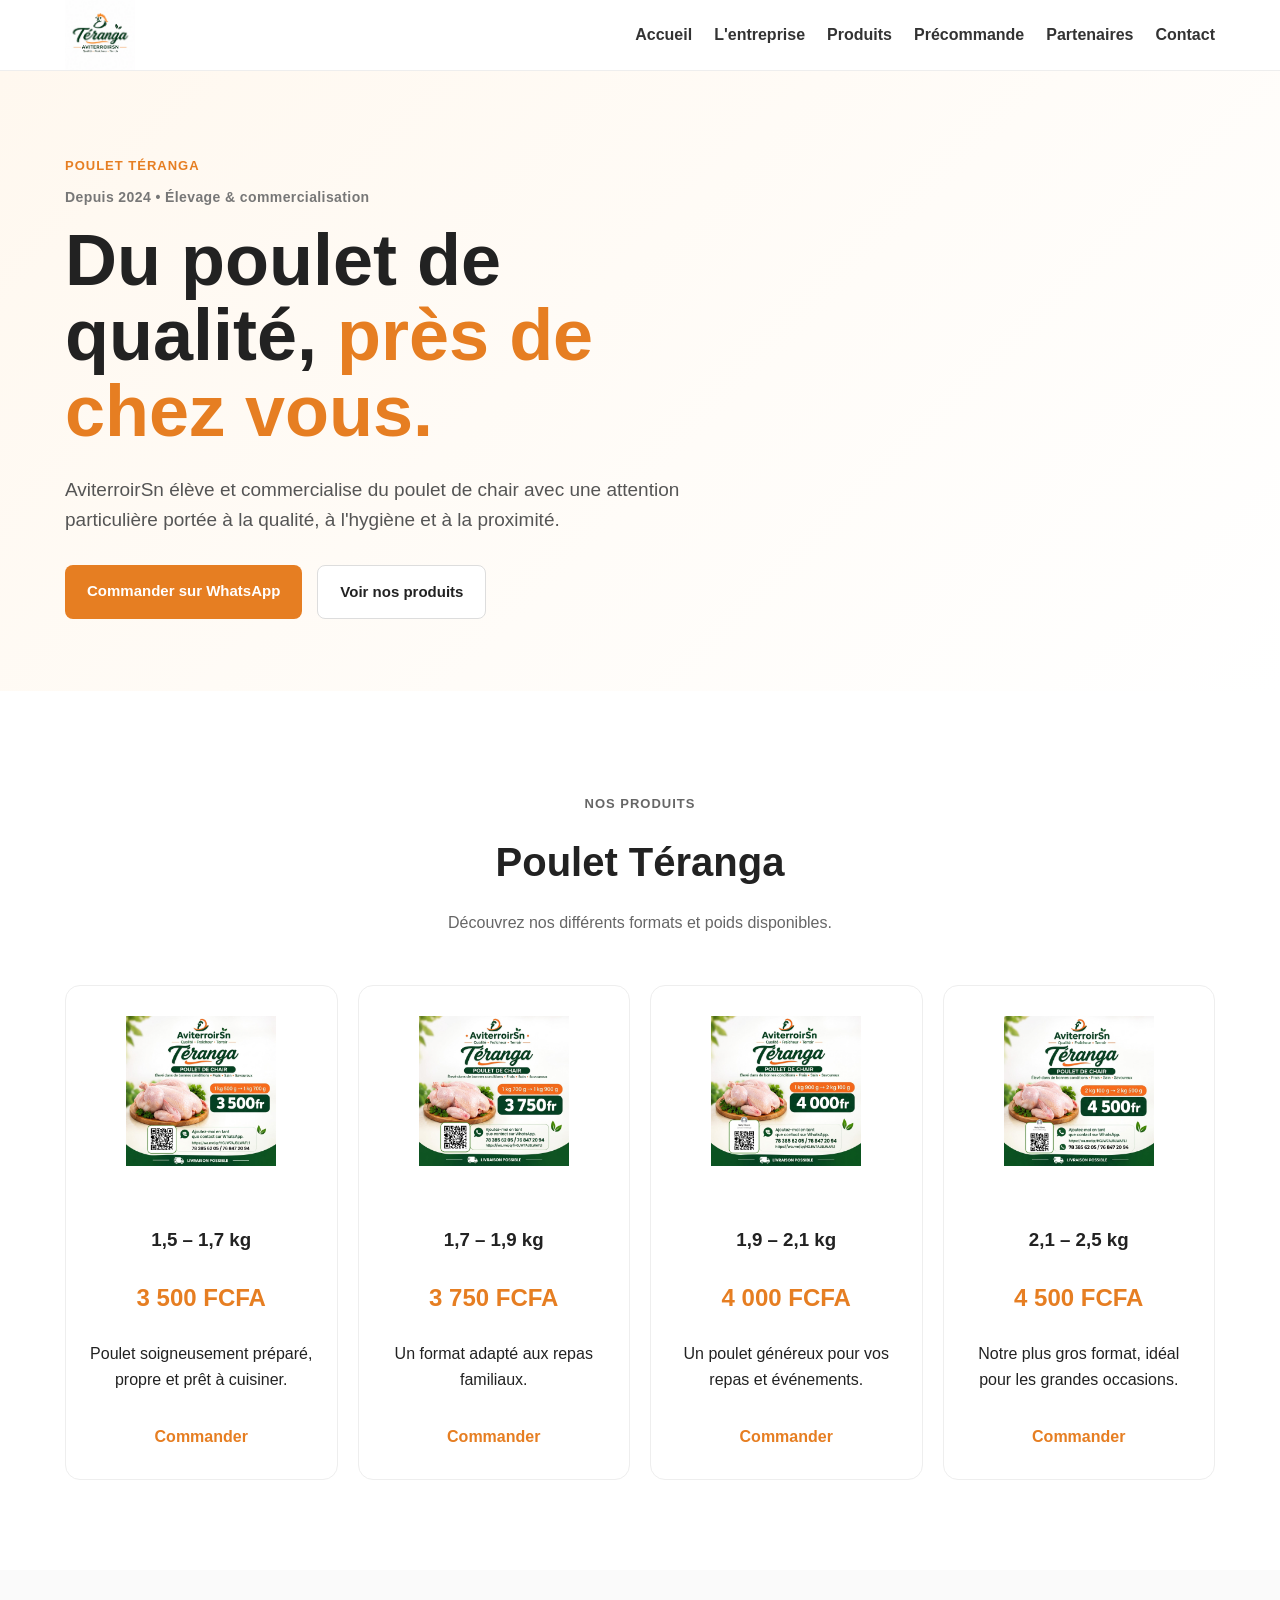
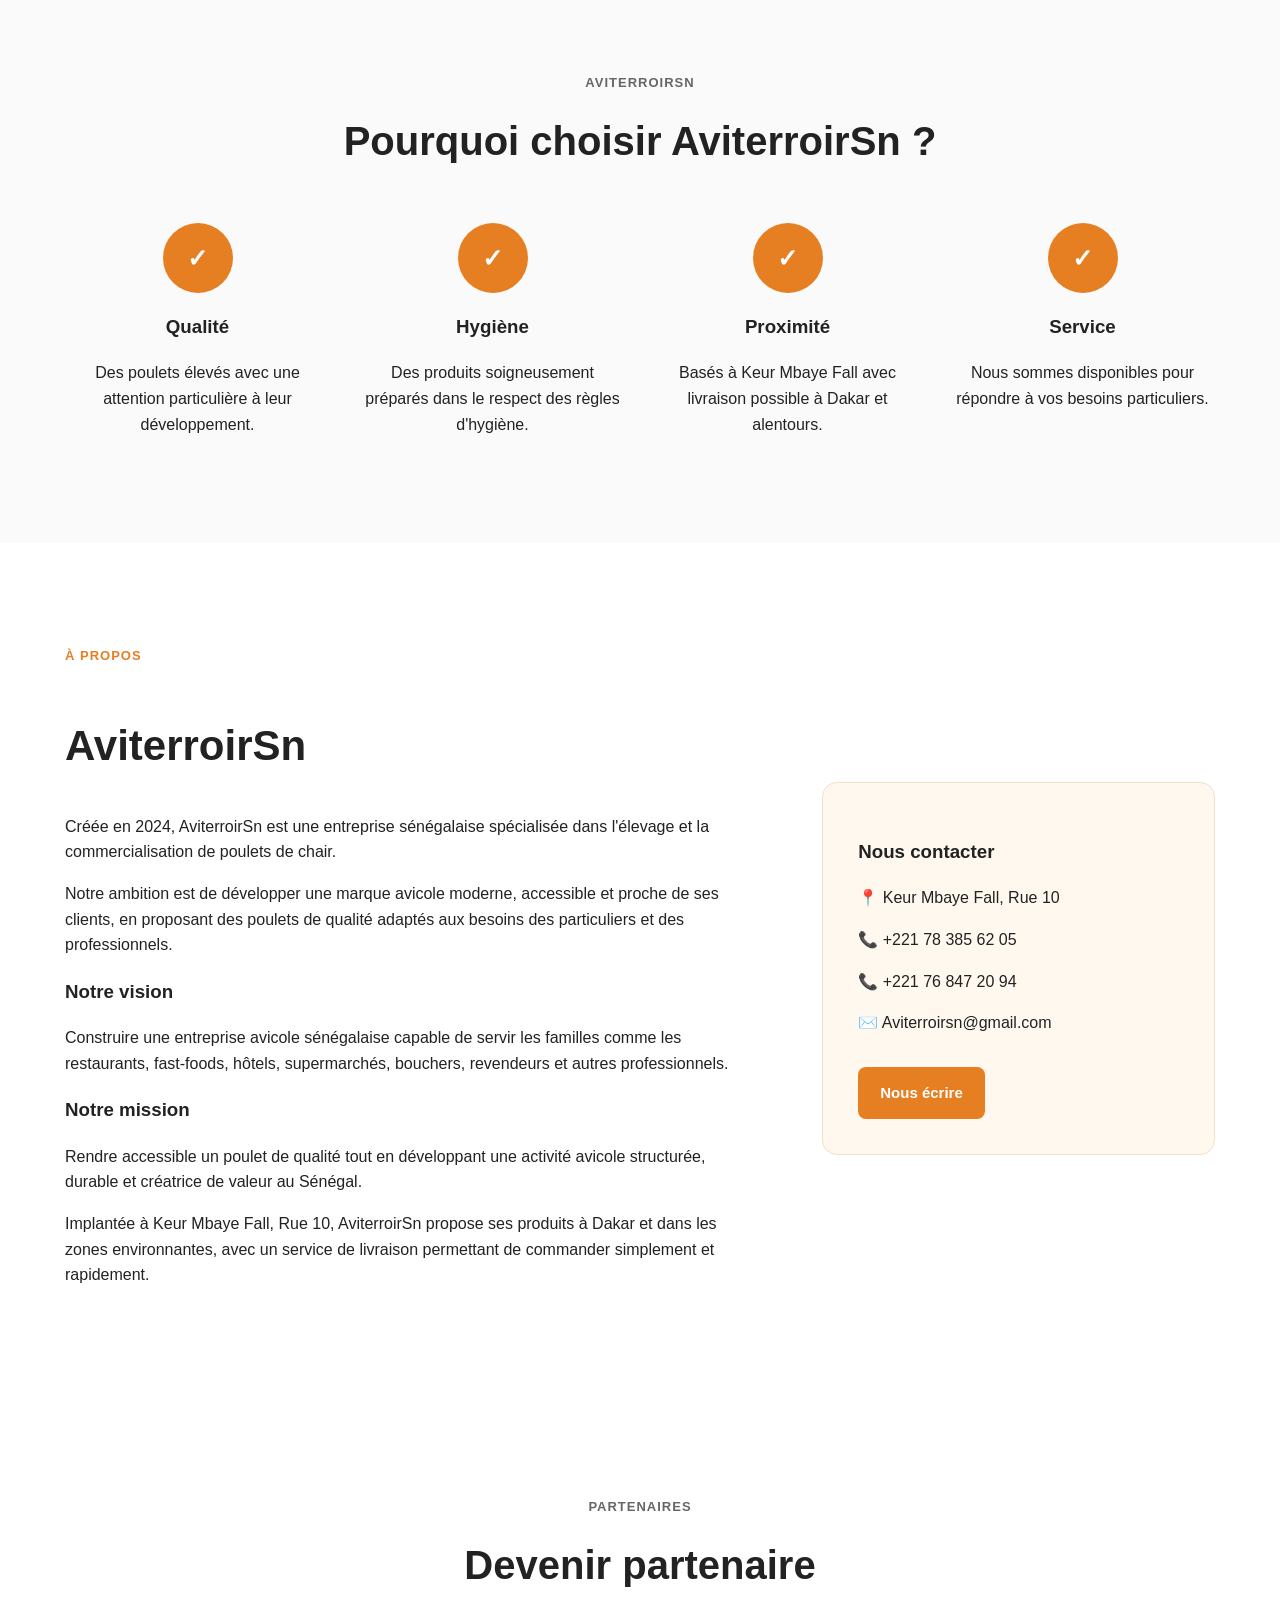
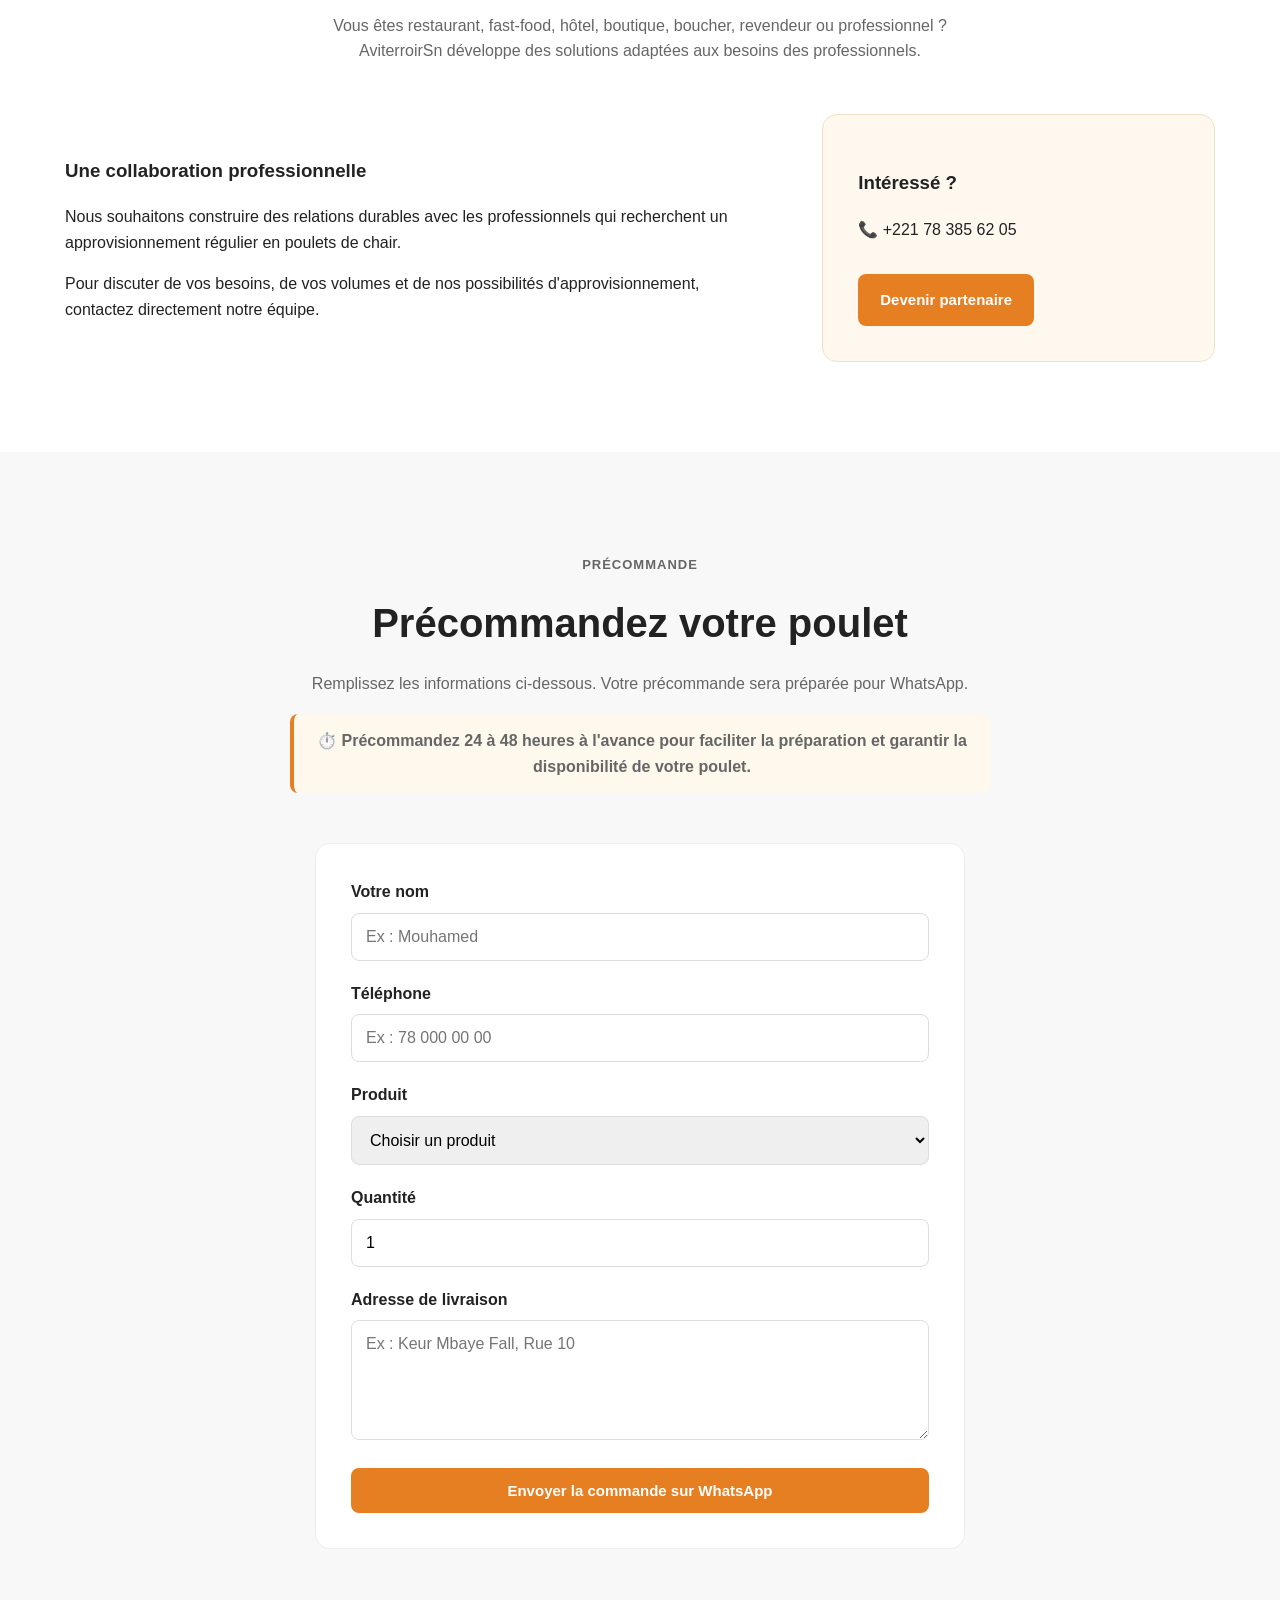
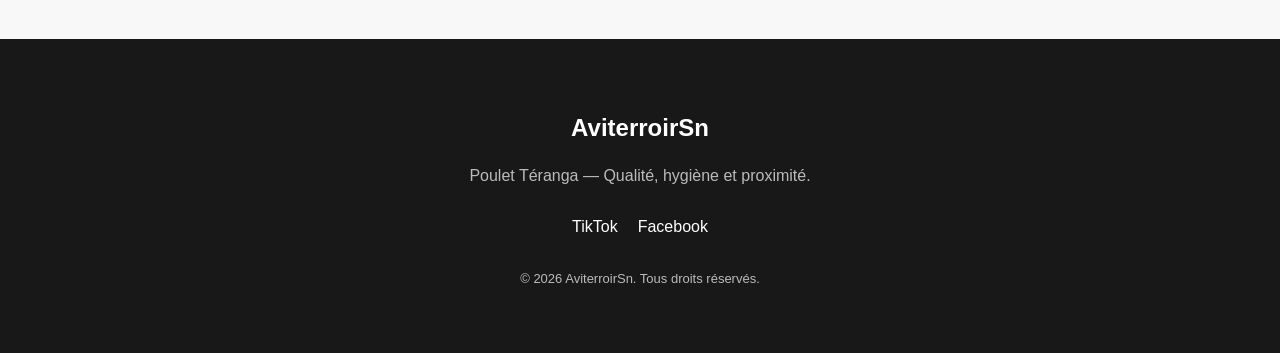
<file: index.html>
<!DOCTYPE html>
<html lang="fr">
<head>
    <meta charset="UTF-8">
    <meta name="viewport" content="width=device-width, initial-scale=1.0">

    <meta name="description"
          content="AviterroirSn - Poulet Téranga, élevage et commercialisation de poulets de chair à Dakar.">

    <title>AviterroirSn | Poulet Téranga</title>

    <link rel="stylesheet" href="style.css">
</head>

<body>

<header class="header">
    <div class="container nav">

        <a href="#accueil" class="logo">
            <img src="logo.jpg" alt="AviterroirSn">
        </a>

        <nav>
            <a href="#accueil">Accueil</a>
            <a href="#apropos">L'entreprise</a>
            <a href="#produits">Produits</a>
            <a href="#commande">Précommande</a>
            <a href="#partenaires">Partenaires</a>
            <a href="#contact">Contact</a>
        </nav>

    </div>
</header>

<main>

<!-- ACCUEIL -->

<section id="accueil" class="hero">

    <div class="container hero-content">

        <div class="hero-text">

            <p class="badge">POULET TÉRANGA</p>

            <p class="hero-year">Depuis 2024 • Élevage & commercialisation</p>

            <h1>
                Du poulet de qualité,
                <span>près de chez vous.</span>
            </h1>

            <p class="intro">
                AviterroirSn élève et commercialise du poulet de chair
                avec une attention particulière portée à la qualité,
                à l'hygiène et à la proximité.
            </p>

            <div class="buttons">

                <a class="btn btn-primary"
                   href="https://wa.me/221783856205"
                   target="_blank">
                    Commander sur WhatsApp
                </a>

                <a class="btn btn-secondary"
                   href="#produits">
                    Voir nos produits
                </a>

            </div>

        </div>

    </div>

</section>


<!-- PRODUITS -->

<section id="produits" class="section">

    <div class="container">

        <div class="section-title">

            <p class="badge">NOS PRODUITS</p>

            <h2>
                Poulet Téranga
            </h2>

            <p>
                Découvrez nos différents formats et poids disponibles.
            </p>

        </div>


        <div class="products">

            
            <article class="product-card">
                <div class="product-icon">
                    <img src="IMG-20260929-WA0002.jpg" alt="Poulet Téranga 1,5 à 1,7 kg">
                </div>
                <h3>1,5 – 1,7 kg</h3>
                <p class="price">3 500 FCFA</p>
                <p>Poulet soigneusement préparé, propre et prêt à cuisiner.</p>
                <a href="#commande" class="product-link">Commander</a>
            </article>

            <article class="product-card">
                <div class="product-icon">
                    <img src="IMG-20260929-WA0004.jpg" alt="Poulet Téranga 1,7 à 1,9 kg">
                </div>
                <h3>1,7 – 1,9 kg</h3>
                <p class="price">3 750 FCFA</p>
                <p>Un format adapté aux repas familiaux.</p>
                <a href="#commande" class="product-link">Commander</a>
            </article>

            <article class="product-card">
                <div class="product-icon">
                    <img src="IMG-20260929-WA0003.jpg" alt="Poulet Téranga 1,9 à 2,1 kg">
                </div>
                <h3>1,9 – 2,1 kg</h3>
                <p class="price">4 000 FCFA</p>
                <p>Un poulet généreux pour vos repas et événements.</p>
                <a href="#commande" class="product-link">Commander</a>
            </article>

            <article class="product-card">
                <div class="product-icon">
                    <img src="IMG-20260929-WA0001.jpg" alt="Poulet Téranga 2,1 à 2,5 kg">
                </div>
                <h3>2,1 – 2,5 kg</h3>
                <p class="price">4 500 FCFA</p>
                <p>Notre plus gros format, idéal pour les grandes occasions.</p>
                <a href="#commande" class="product-link">Commander</a>
            </article>
            

        </div>

    </div>

</section>


<!-- POURQUOI NOUS -->

<section class="section section-light">

    <div class="container">

        <div class="section-title">

            <p class="badge">
                AVITERROIRSN
            </p>

            <h2>
                Pourquoi choisir AviterroirSn ?
            </h2>

        </div>


        <div class="advantages">

            <div>

                <div class="advantage-icon">✓</div>

                <h3>Qualité</h3>

                <p>
                    Des poulets élevés avec une attention
                    particulière à leur développement.
                </p>

            </div>


            <div>

                <div class="advantage-icon">✓</div>

                <h3>Hygiène</h3>

                <p>
                    Des produits soigneusement préparés
                    dans le respect des règles d'hygiène.
                </p>

            </div>


            <div>

                <div class="advantage-icon">✓</div>

                <h3>Proximité</h3>

                <p>
                    Basés à Keur Mbaye Fall avec livraison
                    possible à Dakar et alentours.
                </p>

            </div>


            <div>

                <div class="advantage-icon">✓</div>

                <h3>Service</h3>

                <p>
                    Nous sommes disponibles pour répondre
                    à vos besoins particuliers.
                </p>

            </div>

        </div>

    </div>

</section>


<!-- A PROPOS -->

<section id="apropos" class="section">

    <div id="contact"></div>

    <div class="container about">

        <div>

            <p class="badge">
                À PROPOS
            </p>

            <h2>
                AviterroirSn
            </h2>

            <p>
                Créée en 2024, AviterroirSn est une entreprise sénégalaise
                spécialisée dans l'élevage et la commercialisation
                de poulets de chair.
            </p>

            <p>
                Notre ambition est de développer une marque avicole moderne,
                accessible et proche de ses clients, en proposant des poulets
                de qualité adaptés aux besoins des particuliers et des professionnels.
            </p>

            <h3>Notre vision</h3>

            <p>
                Construire une entreprise avicole sénégalaise capable de servir
                les familles comme les restaurants, fast-foods, hôtels,
                supermarchés, bouchers, revendeurs et autres professionnels.
            </p>

            <h3>Notre mission</h3>

            <p>
                Rendre accessible un poulet de qualité tout en développant
                une activité avicole structurée, durable et créatrice de valeur au Sénégal.
            </p>

            <p>
                Implantée à Keur Mbaye Fall, Rue 10, AviterroirSn propose ses
                produits à Dakar et dans les zones environnantes, avec un service
                de livraison permettant de commander simplement et rapidement.
            </p>

        </div>


        <div class="contact-box">

            <h3>Nous contacter</h3>

            <p>
                📍 Keur Mbaye Fall, Rue 10
            </p>

            <p>
                📞 +221 78 385 62 05
            </p>

            <p>
                📞 +221 76 847 20 94
            </p>

            <p>
                ✉️ Aviterroirsn@gmail.com
            </p>

            <a class="btn btn-primary"
               href="https://wa.me/221783856205"
               target="_blank">
                Nous écrire
            </a>

        </div>

    </div>

</section>


<!-- PARTENAIRES -->

<section id="partenaires" class="section">

    <div class="container">

        <div class="section-title">

            <p class="badge">PARTENAIRES</p>

            <h2>Devenir partenaire</h2>

            <p>
                Vous êtes restaurant, fast-food, hôtel, boutique, boucher,
                revendeur ou professionnel ? AviterroirSn développe des
                solutions adaptées aux besoins des professionnels.
            </p>

        </div>

        <div class="about">

            <div>
                <h3>Une collaboration professionnelle</h3>

                <p>
                    Nous souhaitons construire des relations durables avec
                    les professionnels qui recherchent un approvisionnement
                    régulier en poulets de chair.
                </p>

                <p>
                    Pour discuter de vos besoins, de vos volumes et de nos
                    possibilités d'approvisionnement, contactez directement
                    notre équipe.
                </p>
            </div>

            <div class="contact-box">

                <h3>Intéressé ?</h3>

                <p>
                    📞 +221 78 385 62 05
                </p>

                <a class="btn btn-primary"
                   href="https://wa.me/221783856205"
                   target="_blank">
                    Devenir partenaire
                </a>

            </div>

        </div>

    </div>

</section>


<!-- COMMANDE -->

<section id="commande" class="section order-section">

    <div class="container">

        <div class="section-title">

            <p class="badge">
                PRÉCOMMANDE
            </p>

            <h2>
                Précommandez votre poulet
            </h2>

            <p>
                Remplissez les informations ci-dessous.
                Votre précommande sera préparée pour WhatsApp.
            </p>

            <p class="preorder-info">
                ⏱️ Précommandez 24 à 48 heures à l'avance pour faciliter
                la préparation et garantir la disponibilité de votre poulet.
            </p>

        </div>


        <form id="orderForm" class="order-form">

            <label>
                Votre nom

                <input
                    type="text"
                    id="name"
                    placeholder="Ex : Mouhamed"
                    required>

            </label>


            <label>
                Téléphone

                <input
                    type="tel"
                    id="phone"
                    placeholder="Ex : 78 000 00 00"
                    required>

            </label>


            <label>
                Produit

                <select id="product" required>

                    <option value="">
                        Choisir un produit
                    </option>

                    <option value="Poulet 1,5 – 1,7 kg - 3500 FCFA">
                        1,5 – 1,7 kg — 3 500 FCFA
                    </option>

                    <option value="Poulet 1,7 – 1,9 kg - 3750 FCFA">
                        1,7 – 1,9 kg — 3 750 FCFA
                    </option>

                    <option value="Poulet 1,9 – 2,1 kg - 4000 FCFA">
                        1,9 – 2,1 kg — 4 000 FCFA
                    </option>

                    <option value="Poulet 2,1 – 2,5 kg - 4500 FCFA">
                        2,1 – 2,5 kg — 4 500 FCFA
                    </option>

                </select>

            </label>


            <label>
                Quantité

                <input
                    type="number"
                    id="quantity"
                    min="1"
                    value="1"
                    required>

            </label>


            <label>
                Adresse de livraison

                <textarea
                    id="address"
                    placeholder="Ex : Keur Mbaye Fall, Rue 10"
                    required></textarea>

            </label>


            <button
                type="submit"
                class="btn btn-primary submit-button">

                Envoyer la commande sur WhatsApp

            </button>

        </form>

    </div>

</section>

</main>


<!-- FOOTER -->

<footer class="footer">

    <div class="container">

        <h2>
            AviterroirSn
        </h2>

        <p>
            Poulet Téranga — Qualité, hygiène et proximité.
        </p>

        <div class="socials">

            <a href="https://www.tiktok.com/@aviterroir"
               target="_blank">
                TikTok
            </a>

            <a href="https://www.facebook.com/AviterroirSn"
               target="_blank">
                Facebook
            </a>

        </div>

        <p class="copyright">
            © 2026 AviterroirSn. Tous droits réservés.
        </p>

    </div>

</footer>


<script src="script.js"></script>




</body>
</html>
</file>
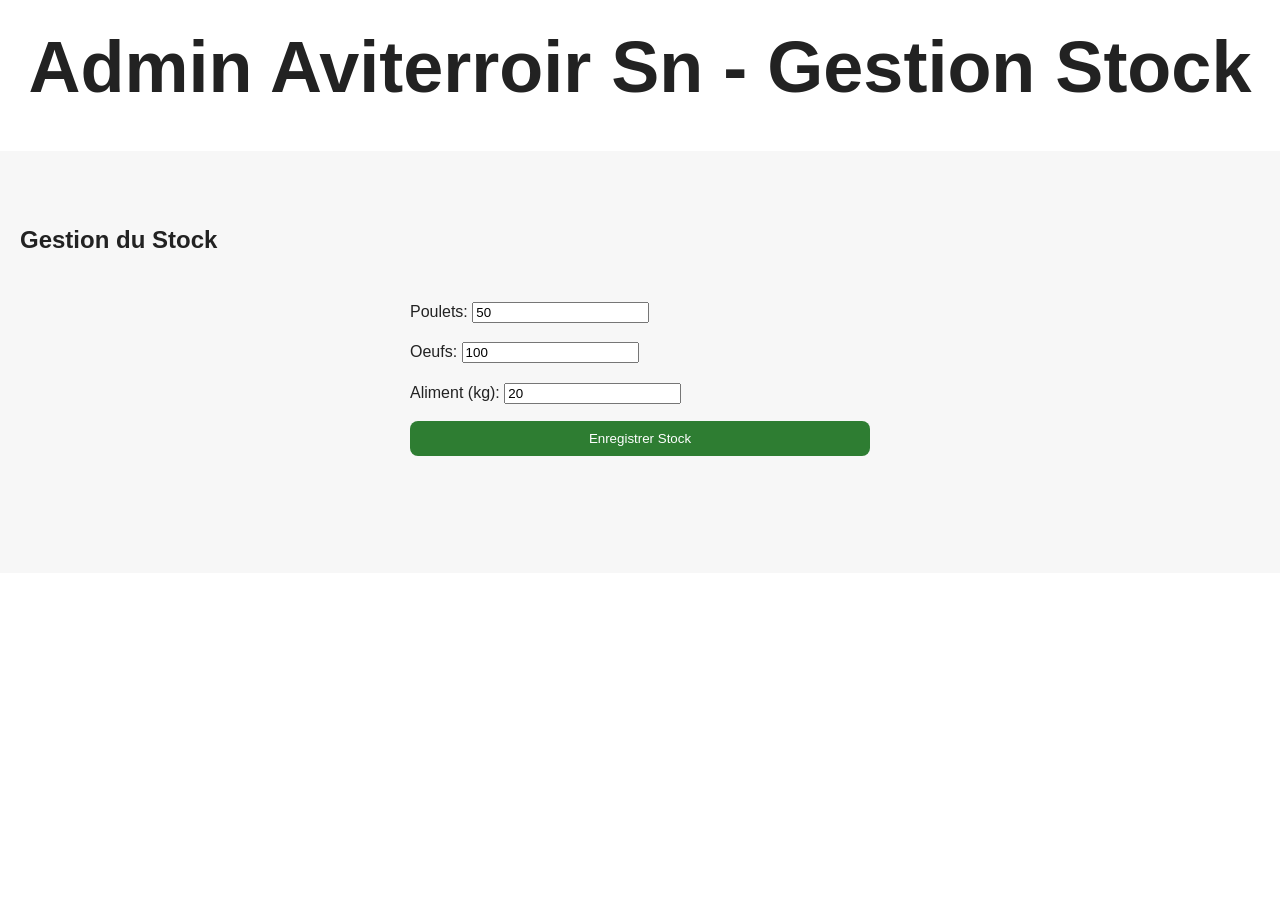
<file: admin.html>
<!DOCTYPE html>
<html lang="fr">
<head><meta charset="UTF-8"><meta name="viewport" content="width=device-width,initial-scale=1">
<title>Admin - Aviterroir Sn</title><link rel="stylesheet" href="style.css"></head>
<body>
<h1 style="text-align:center;padding:20px">Admin Aviterroir Sn - Gestion Stock</h1>
<section id="gestion-stock" class="stock-section">
    <div class="stock-container">
        <h2>📦 Gestion du stock</h2>

        <div class="stock-admin">
            <button type="button" id="admin-login">🔐 Gestionnaire</button>
            <button type="button" id="admin-logout" style="display:none;">🔒 Verrouiller</button>
            <span id="admin-status">Mode public</span>
        </div>
        <p class="stock-intro">Gérez vos disponibilités directement depuis votre téléphone.</p>

        <div class="stock-grid">

            <div class="stock-card">
                <h3>1,5 – 1,7 kg</h3>
                <p>Prix : <strong>3 500 FCFA</strong></p>
                <div class="stock-quantity">
                    <button type="button" onclick="modifierStock(0, -1)">−</button>
                    <span id="stock-0">0</span>
                    <button type="button" onclick="modifierStock(0, 1)">+</button>
                </div>
                <p id="etat-0" class="stock-etat">Rupture de stock</p>
            </div>

            <div class="stock-card">
                <h3>1,7 – 1,9 kg</h3>
                <p>Prix : <strong>3 750 FCFA</strong></p>
                <div class="stock-quantity">
                    <button type="button" onclick="modifierStock(1, -1)">−</button>
                    <span id="stock-1">0</span>
                    <button type="button" onclick="modifierStock(1, 1)">+</button>
                </div>
                <p id="etat-1" class="stock-etat">Rupture de stock</p>
            </div>

            <div class="stock-card">
                <h3>1,9 – 2,1 kg</h3>
                <p>Prix : <strong>4 000 FCFA</strong></p>
                <div class="stock-quantity">
                    <button type="button" onclick="modifierStock(2, -1)">−</button>
                    <span id="stock-2">0</span>
                    <button type="button" onclick="modifierStock(2, 1)">+</button>
                </div>
                <p id="etat-2" class="stock-etat">Rupture de stock</p>
            </div>

            <div class="stock-card">
                <h3>2,1 – 2,5 kg</h3>
                <p>Prix : <strong>4 500 FCFA</strong></p>
                <div class="stock-quantity">
                    <button type="button" onclick="modifierStock(3, -1)">−</button>
                    <span id="stock-3">0</span>
                    <button type="button" onclick="modifierStock(3, 1)">+</button>
                </div>
                <p id="etat-3" class="stock-etat">Rupture de stock</p>
            </div>

        </div>

        <div class="stock-total">
            Total disponible : <strong id="stock-total">0</strong> poulet(s)
        </div>

        <button type="button" class="stock-reset" onclick="reinitialiserStock()">
            Réinitialiser le stock
        </button>
    </div>
</section>

<script>
// Stock simple éditable
let stock = JSON.parse(localStorage.getItem('aviterroir_stock')||'{"poulets":50,"oeufs":100,"aliment":20}');
function renderStock(){
  const el=document.getElementById('gestion-stock');
  if(!el) return;
  el.innerHTML = `
    <h2>Gestion du Stock</h2>
    <div style="display:grid;gap:15px;padding:20px;max-width:500px;margin:auto">
      <label>Poulets: <input type="number" id="s-poulets" value="${stock.poulets}"> </label>
      <label>Oeufs: <input type="number" id="s-oeufs" value="${stock.oeufs}"> </label>
      <label>Aliment (kg): <input type="number" id="s-aliment" value="${stock.aliment}"> </label>
      <button onclick="saveStock()" style="padding:10px;background:#2e7d32;color:white;border:none;border-radius:8px">Enregistrer Stock</button>
      <p id="msg"></p>
    </div>`;
}
function saveStock(){
  stock.poulets=document.getElementById('s-poulets').value;
  stock.oeufs=document.getElementById('s-oeufs').value;
  stock.aliment=document.getElementById('s-aliment').value;
  localStorage.setItem('aviterroir_stock',JSON.stringify(stock));
  document.getElementById('msg').innerText='✅ Stock enregistré !';
}
renderStock();
</script>
</body></html>
</file>
<file: style.css>
* {
    box-sizing: border-box;
}

html {
    scroll-behavior: smooth;
}

body {
    margin: 0;
    font-family: Arial, Helvetica, sans-serif;
    color: #222;
    background: #fff;
    line-height: 1.6;
}

.container {
    width: 90%;
    max-width: 1150px;
    margin: auto;
}

/* =========================
   NAVIGATION
========================= */

.header {
    position: sticky;
    top: 0;
    z-index: 1000;
    background: #fff;
    border-bottom: 1px solid #eee;
}

.nav {
    min-height: 65px;
    display: flex;
    align-items: center;
    justify-content: space-between;
    gap: 20px;
}

/* LOGO */

.logo {
    display: flex;
    align-items: center;
    text-decoration: none;
    line-height: 0;
    flex-shrink: 0;
}

.logo img {
    width: 70px;
    height: 70px;
    max-width: 70px;
    object-fit: contain;
    display: block;
}

/* MENU */

nav {
    display: flex;
    align-items: center;
    gap: 22px;
}

nav a {
    color: #333;
    text-decoration: none;
    font-weight: 600;
    white-space: nowrap;
}

nav a:hover {
    color: #e67e22;
}

/* =========================
   HERO
========================= */

.hero {
    min-height: 620px;
    display: flex;
    align-items: center;
    background: linear-gradient(
        135deg,
        #fff8ef,
        #ffffff
    );
}

.hero-content {
    padding: 70px 0;
}

.hero-text {
    max-width: 700px;
}

.badge {
    display: inline-block;
    font-size: 13px;
    font-weight: 800;
    letter-spacing: 1px;
    color: #e67e22;
    margin-bottom: 10px;
}

h1 {
    font-size: clamp(42px, 7vw, 72px);
    line-height: 1.05;
    margin: 10px 0 25px;
}

h1 span {
    color: #e67e22;
}

.intro {
    font-size: 19px;
    max-width: 650px;
    color: #555;
}

.buttons {
    margin-top: 30px;
    display: flex;
    flex-wrap: wrap;
    gap: 15px;
}

/* =========================
   BOUTONS
========================= */

.btn {
    display: inline-block;
    padding: 14px 22px;
    border-radius: 8px;
    text-decoration: none;
    font-weight: 700;
    border: none;
    cursor: pointer;
    font-size: 15px;
}

.btn-primary {
    background: #e67e22;
    color: white;
}

.btn-primary:hover {
    background: #cf6d17;
}

.btn-secondary {
    background: white;
    color: #222;
    border: 1px solid #ddd;
}

/* =========================
   SECTIONS
========================= */

.section {
    padding: 90px 0;
}

.section-light {
    background: #fafafa;
}

.section-title {
    text-align: center;
    max-width: 700px;
    margin: 0 auto 50px;
}

.section-title h2 {
    font-size: 40px;
    margin: 5px 0 10px;
}

.section-title p {
    color: #666;
}

/* =========================
   PRODUITS
========================= */

.products {
    display: grid;
    grid-template-columns: repeat(4, 1fr);
    gap: 20px;
}

.product-card {
    padding: 30px 22px;
    background: white;
    border: 1px solid #eee;
    border-radius: 15px;
    text-align: center;
    transition: transform 0.2s;
}

.product-card:hover {
    transform: translateY(-5px);
}

.product-icon {
    font-size: 42px;
}

.product-card h3 {
    margin-bottom: 5px;
}

.price {
    font-size: 24px;
    font-weight: 800;
    color: #e67e22;
}

.product-link {
    display: inline-block;
    margin-top: 15px;
    color: #e67e22;
    font-weight: bold;
    text-decoration: none;
}

/* =========================
   AVANTAGES
========================= */

.advantages {
    display: grid;
    grid-template-columns: repeat(4, 1fr);
    gap: 30px;
    text-align: center;
}

.advantage-icon {
    margin: auto;
    width: 70px;
    height: 70px;
    border-radius: 50%;
    background: #e67e22;
    color: white;
    display: flex;
    align-items: center;
    justify-content: center;
    font-size: 25px;
    font-weight: bold;
}

/* =========================
   A PROPOS
========================= */

.about {
    display: grid;
    grid-template-columns: 1.4fr 0.8fr;
    gap: 70px;
    align-items: center;
}

.about h2 {
    font-size: 42px;
}

.contact-box {
    padding: 35px;
    background: #fff8ef;
    border-radius: 15px;
    border: 1px solid #f3dfc8;
}

.contact-box .btn {
    margin-top: 15px;
}

/* =========================
   COMMANDE
========================= */

.order-section {
    background: #f8f8f8;
}

.order-form {
    max-width: 650px;
    margin: auto;
    background: white;
    padding: 35px;
    border-radius: 15px;
    border: 1px solid #eee;
}

.order-form label {
    display: block;
    font-weight: 700;
    margin-bottom: 20px;
}

.order-form input,
.order-form select,
.order-form textarea {
    width: 100%;
    padding: 14px;
    margin-top: 8px;
    border: 1px solid #ddd;
    border-radius: 8px;
    font-size: 16px;
    font-family: inherit;
}

.order-form textarea {
    min-height: 120px;
    resize: vertical;
}

.submit-button {
    width: 100%;
}

/* =========================
   FOOTER
========================= */

.footer {
    background: #181818;
    color: white;
    padding: 50px 0;
    text-align: center;
}

.footer h2 {
    margin-bottom: 5px;
}

.footer p {
    color: #bbb;
}

.socials {
    display: flex;
    justify-content: center;
    gap: 20px;
    margin: 25px 0;
}

.socials a {
    color: white;
    text-decoration: none;
}

.copyright {
    margin-top: 30px;
    font-size: 13px;
}

/* =========================
   TABLETTE
========================= */

@media (max-width: 900px) {

    nav {
        display: none;
    }

    .products {
        grid-template-columns: repeat(2, 1fr);
    }

    .advantages {
        grid-template-columns: repeat(2, 1fr);
    }

    .about {
        grid-template-columns: 1fr;
        gap: 35px;
    }
}

/* =========================
   MOBILE
========================= */

@media (max-width: 600px) {

    .nav {
        min-height: 60px;
        flex-wrap: wrap;
        padding-top: 8px;
        padding-bottom: 8px;
    }

    nav {
        width: 100%;
        justify-content: center;
        flex-wrap: wrap;
        gap: 12px 16px;
        padding-bottom: 8px;
    }

    nav a {
        font-size: 14px;
    }

    .logo img {
        width: 60px;
        height: 60px;
        max-width: 60px;
    }

    .hero {
        min-height: 550px;
    }

    .section {
        padding: 65px 0;
    }

    .products {
        grid-template-columns: 1fr;
    }

    .advantages {
        grid-template-columns: 1fr;
    }

    .buttons {
        flex-direction: column;
    }

    .buttons .btn {
        text-align: center;
        width: 100%;
    }

    .order-form {
        padding: 25px 18px;
    }
}

.product-icon {
    width: 100%;
    height: 190px;
    overflow: hidden;
    border-radius: 12px;
    margin-bottom: 18px;
}

.product-icon img {
    width: 100%;
    height: 150px;
    object-fit: contain;
    object-position: center;
    display: block;
    margin: 0 auto;
}

/* ================================
   GESTION DU STOCK
   ================================ */

.stock-section {
    padding: 50px 20px;
    background: #f7f7f7;
}

.stock-container {
    max-width: 1100px;
    margin: 0 auto;
    text-align: center;
}

.stock-container h2 {
    margin-bottom: 10px;
}

.stock-intro {
    margin-bottom: 30px;
}

.stock-grid {
    display: grid;
    grid-template-columns: repeat(4, 1fr);
    gap: 20px;
}

.stock-card {
    background: #ffffff;
    border-radius: 15px;
    padding: 20px;
    box-shadow: 0 4px 12px rgba(0, 0, 0, 0.08);
}

.stock-card h3 {
    margin-top: 0;
}

.stock-quantity {
    display: flex;
    align-items: center;
    justify-content: center;
    gap: 18px;
    margin: 20px 0;
}

.stock-quantity button {
    width: 42px;
    height: 42px;
    border: none;
    border-radius: 50%;
    font-size: 25px;
    cursor: pointer;
}

.stock-quantity span {
    min-width: 45px;
    font-size: 24px;
    font-weight: bold;
}

.stock-etat {
    font-weight: bold;
}

.stock-total {
    margin-top: 30px;
    font-size: 20px;
}

.stock-reset {
    margin-top: 20px;
    padding: 10px 18px;
    border: none;
    border-radius: 8px;
    cursor: pointer;
}

@media (max-width: 800px) {
    .stock-grid {
        grid-template-columns: repeat(2, 1fr);
    }
}

@media (max-width: 500px) {
    .stock-grid {
        grid-template-columns: 1fr;
    }
}


/* ================================
   ACCES ADMIN DU STOCK
   ================================ */

.stock-admin {
    display: flex;
    align-items: center;
    justify-content: center;
    gap: 12px;
    flex-wrap: wrap;
    margin: 20px 0 30px;
}

.stock-admin button {
    padding: 10px 18px;
    border: none;
    border-radius: 8px;
    cursor: pointer;
    font-weight: bold;
}

#admin-status {
    font-size: 14px;
    font-weight: bold;
}


.hero-year {
    margin: 0 0 14px;
    font-size: 14px;
    font-weight: 700;
    letter-spacing: 0.4px;
    color: #777;
}


.preorder-info {
    margin: 18px 0 25px;
    padding: 14px 18px;
    background: #fff8ed;
    border-left: 4px solid #e67e22;
    border-radius: 8px;
    font-weight: 600;
    line-height: 1.6;
}
</file>
